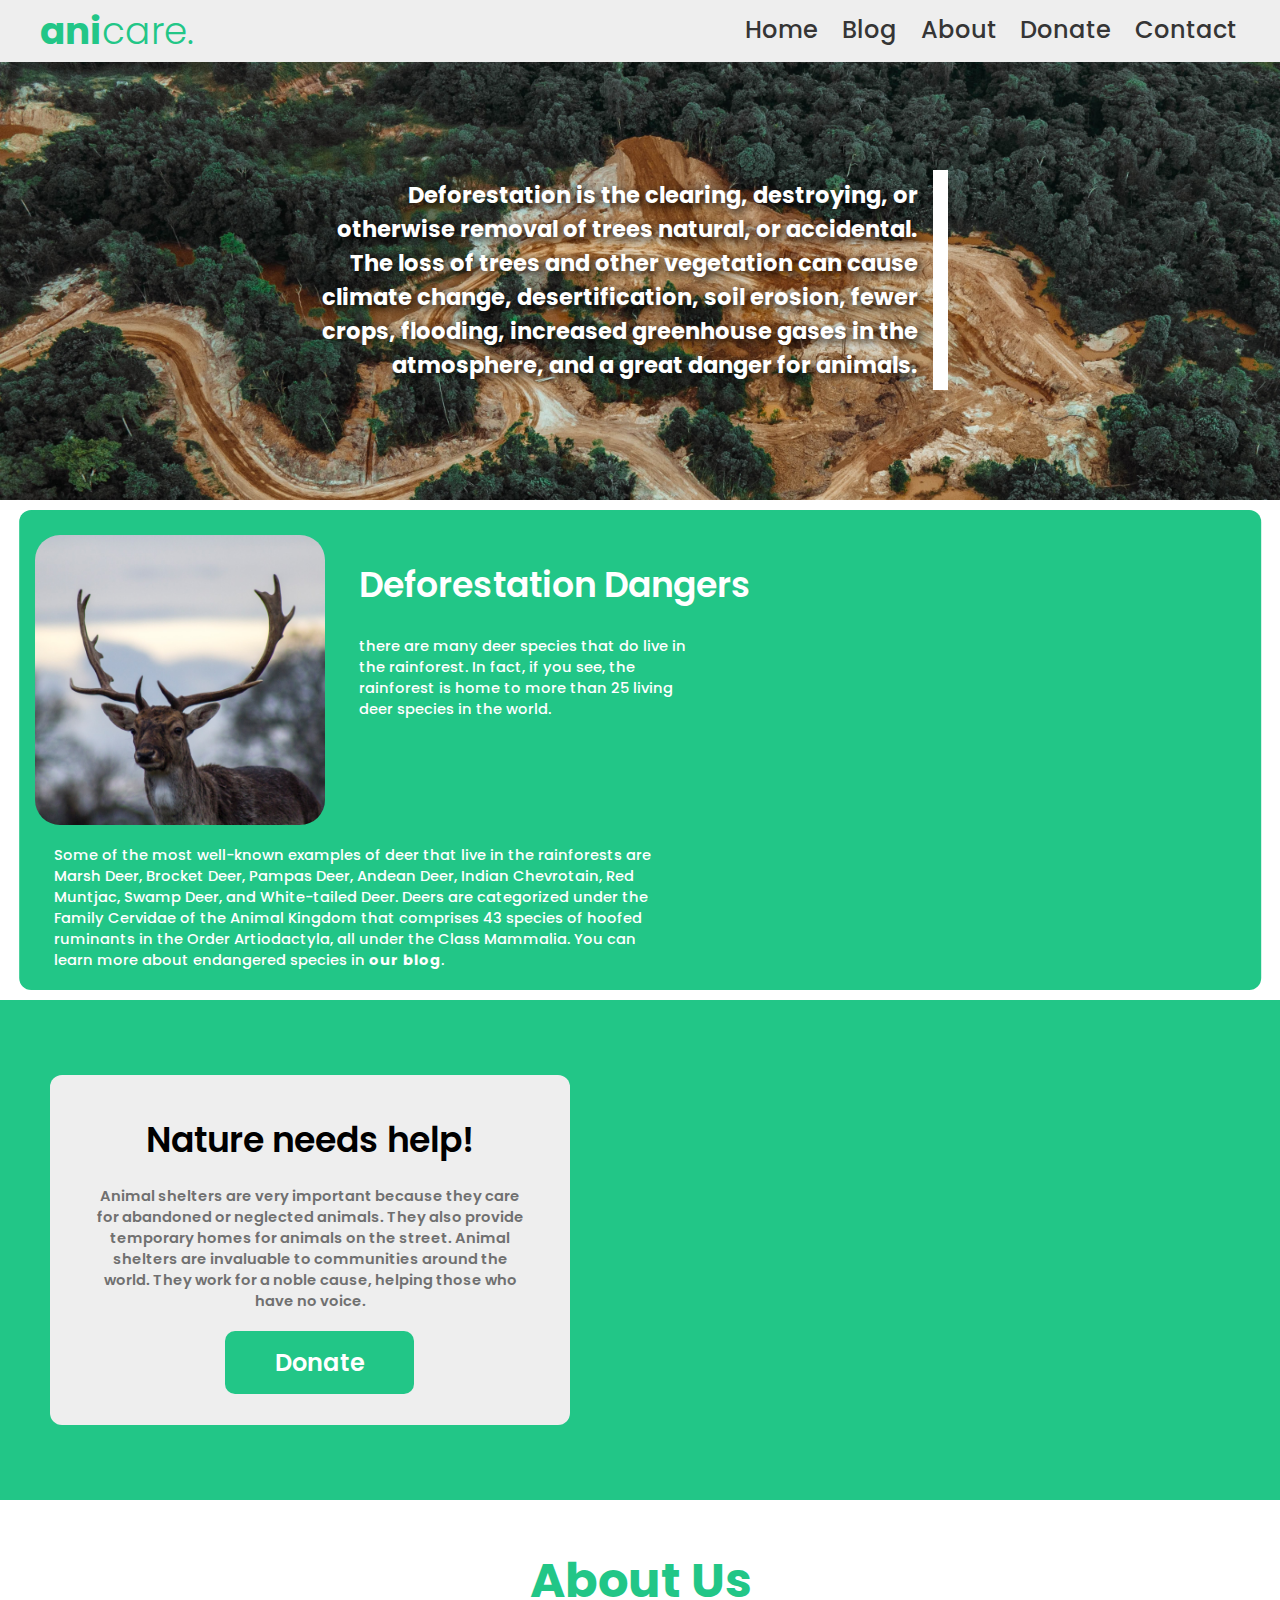
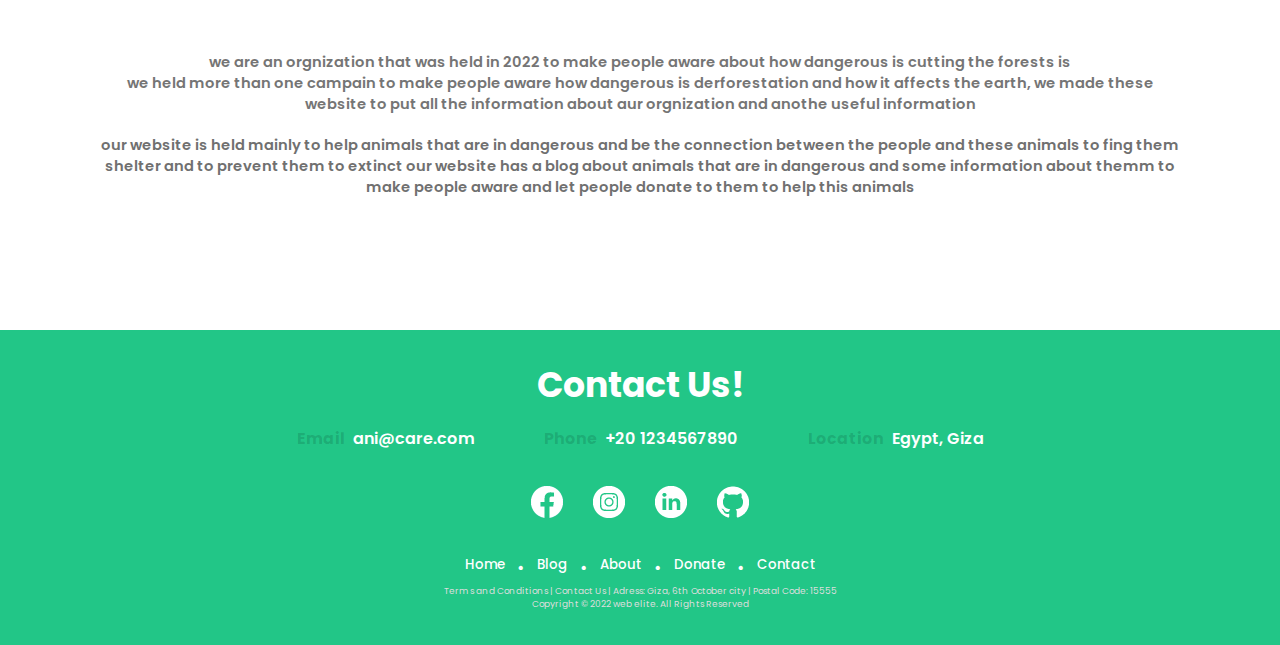
<file: anicare project/index.html>
<!DOCTYPE html>
<html lang="en">
<head>
    <meta charset="UTF-8">
    <meta http-equiv="X-UA-Compatible" content="IE=edge">
    <meta name="viewport" content="width=device-width, initial-scale=1.0">
    <link rel="stylesheet" href="src/style.css">
    <link rel="shortcut icon" type="image" href="images/green-dot.png">
    <title>Homepage</title>
</head>
<body>
    <header>
        <span class="name">ani<span class="here">care.</span></span>
        <span class="categories">
            <a href="#cover" class="link">Home</a>
            <a href="src/blog page/blog.html" class="link">Blog</a>
            <a href="#about" class="link">About</a>
            <a href="src/donation page/donation.html" class="link">Donate</a>
            <a href="#contact" class="link">Contact</a>
        </span>
    </header>
    <section id="cover"> 
        <h2>Deforestation is the clearing, destroying, or otherwise removal of trees natural, or accidental.
        The loss of trees and other vegetation can cause climate change, desertification, soil erosion, fewer crops, flooding,
        increased greenhouse gases in the atmosphere, and a great danger for animals.</h2>
        <div class="vertical-line"></div>
    </section>
    <section id="dangers">
        <div class="animal-textbox">
            <h1 class="title1">Deforestation Dangers</h1>
            <p class="text1">there are many deer species that do live in the rainforest. In fact, if you see, the rainforest
                is home to more than 25 living deer species in the world.</p>
    
            <p class="text2">Some of the most well-known examples of deer that live in the rainforests are Marsh Deer,
                Brocket Deer, Pampas Deer, Andean Deer, Indian Chevrotain, Red Muntjac, Swamp Deer, and White-tailed Deer.
    
                Deers are categorized under the Family Cervidae of the Animal Kingdom that comprises 43 species of hoofed
                ruminants in the Order Artiodactyla, all under the Class Mammalia. You can learn more about endangered species in <a href="src/blog page/blog.html">our blog</a>.</p>
        </div>
        <div class="animal-imagebox">
    
        </div>
    </section>
    <section id="donate">
        <div class="donation-box">
            <h1 class="title2">Nature needs help!</h1>
            <p class="text3">Animal shelters are very important because they care for abandoned or neglected animals. They also provide temporary
            homes for animals on the street. Animal shelters are invaluable to communities around the world. They work for a noble
            cause, helping those who have no voice.</p>
            <a href="src/donation page/donation.html" class="donate">Donate</a>
        </div>
    </section>
    <section id="about">
        <h1 class="about">About Us</h1>
        <p class="text4">we are an orgnization that was held in 2022 to make people aware about how dangerous is cutting the
            forests is<br>
            we held more than one campain to make people aware how dangerous is derforestation and how it affects the earth,
            we made these website to put all the information about aur orgnization and anothe useful information </p>
        <p class="text5">our website is held mainly to help animals that are in dangerous and be the connection between the
            people and these animals to fing them shelter and to prevent them to extinct
            our website has a blog about animals that are in dangerous and some information about themm to make people aware
            and let people donate to them to help this animals
        </p>
    </section>
    <footer id="contact">
        <div class="contact">
            <h1 class="contact-us">Contact Us!</h1>
            <div class="contact-container">
                <span class="cgroup">Email<a href="#" class="info">ani@care.com</a></span>
                <span class="cgroup">Phone<a href="#" class="info">+20 1234567890</a></span>
                <span class="cgroup">Location<a href="#" class="info">Egypt, Giza</a></span>
            </div>
        </div>
        <div class="social">
            <a href="#"><img src="images/facebook.png" class="social-icon"></a>
            <a href="#"><img src="images/instagram.png" class="social-icon"></a>
            <a href="#"><img src="images/linkedin.png" class="social-icon"></a>
            <a href="#"><img src="images/github.png" class="social-icon"></a>
        </div>
        <div class="quick-categories">
            <a href="#cover" class="quick-link">Home</a>•
            <a href="src/blog page/blog.html" class="quick-link">Blog</a>•
            <a href="#about" class="quick-link">About</a>•
            <a href="src/donation page/donation.html" class="quick-link">Donate</a>•
            <a href="#contact" class="quick-link">Contact</a>
        </div>
        <div class="data">
            <h6>Terms and Conditions | Contact Us | Adress: Giza, 6th October city | Postal Code: 15555</h6>
            <h6>Copyright © 2022 web elite. All Rights Reserved</h6>
        </div>
    </footer>
    </body>
    </html>
</file>
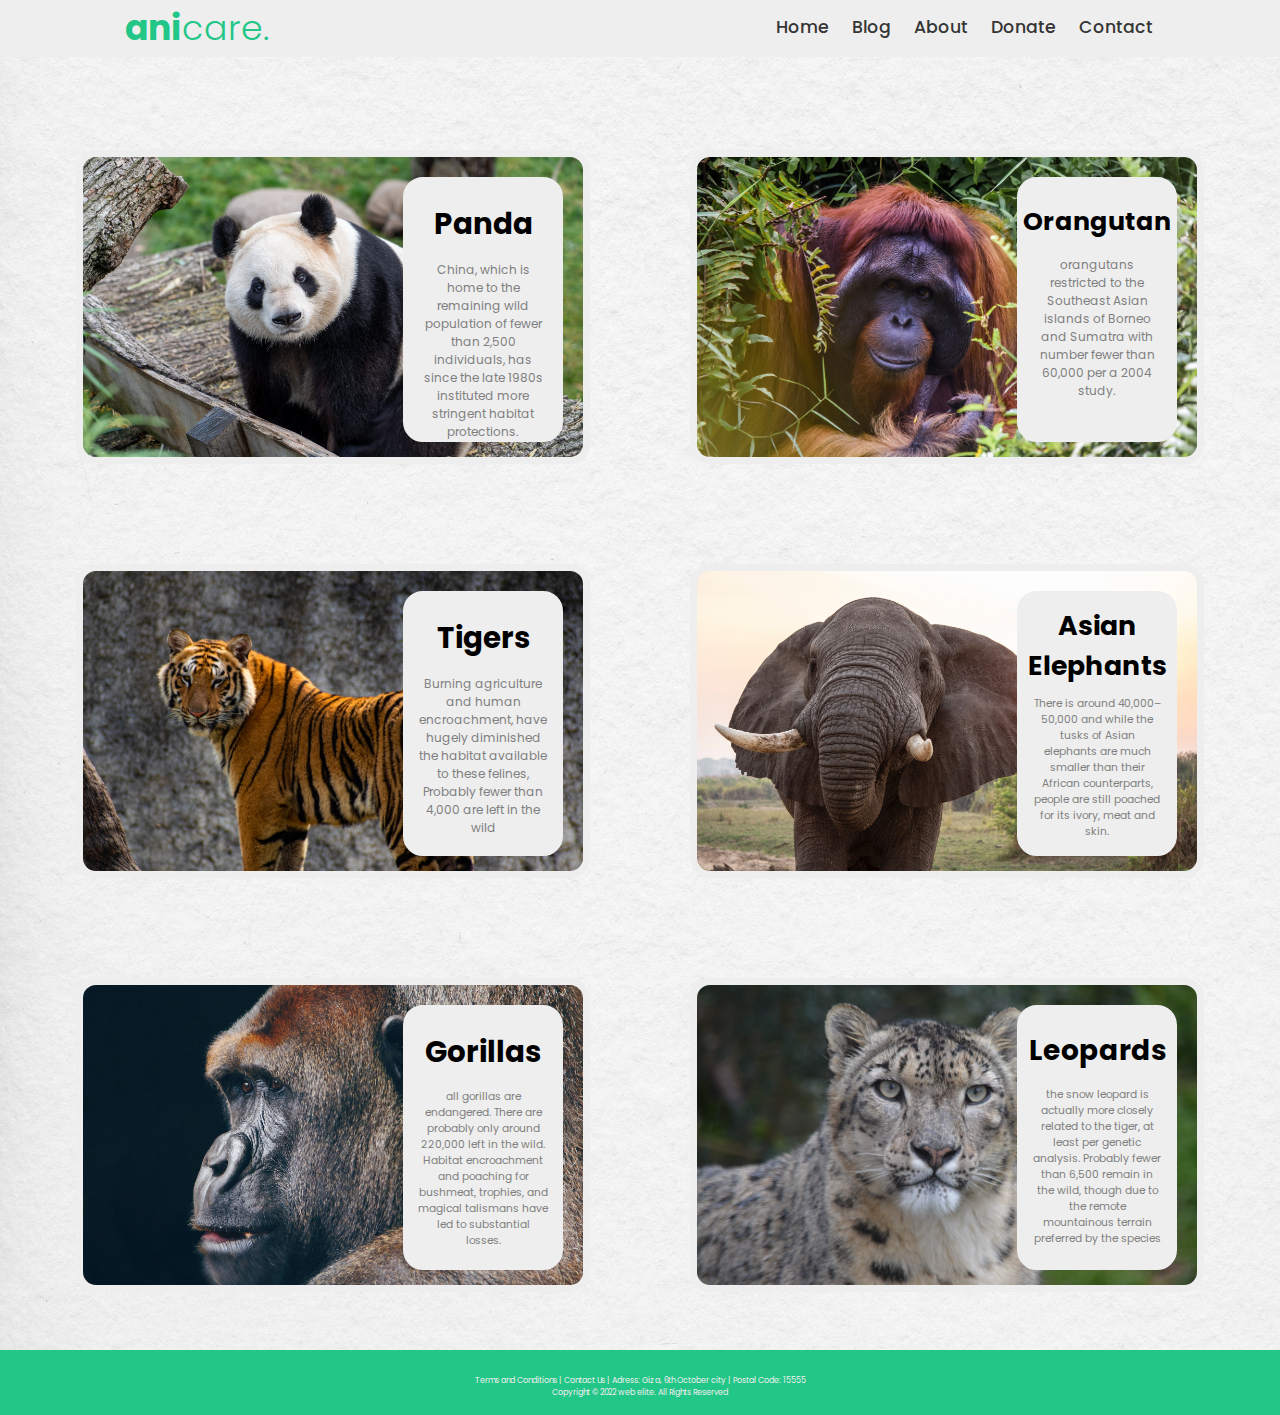
<file: anicare project/src/blog page/blog.html>
<!DOCTYPE html>
<html lang="en">
<head>
    <meta charset="UTF-8">
    <meta http-equiv="X-UA-Compatible" content="IE=edge">
    <meta name="viewport" content="width=device-width, initial-scale=1.0">
    <link rel="stylesheet" href="blog.css">
    <link rel="shortcut icon" type="image" href="../../images/green-dot.png">
    <title>Blog</title>
</head>
<body>
    <header>
        <span class="name">ani<span class="here">care.</span></span>
        <span class="categories">
            <a href="../../index.html" class="link">Home</a>
            <a href="blog.html" class="link">Blog</a>
            <a href="../../index.html" class="link">About</a>
            <a href="../donation page/donation.html" class="link">Donate</a>
            <a href="../../index.html" class="link">Contact</a>
        </span>
    </header>
<section>
    <div class="row1">
        <div class="panda">
            <div class="details">
                <h1>Panda</h1>
                <p>China, which is home to the remaining wild population of fewer than 2,500 individuals, has since the late 1980s
                instituted more stringent habitat protections.</p>
            </div>
        </div>
        <div class="orangutan">
            <div class="details">
                <h1>Orangutan</h1>
                <p>orangutans restricted to the Southeast Asian islands of Borneo and Sumatra with number fewer than 60,000 per a 2004 study.</p>
            </div>
        </div>
    </div>
    <div class="row2">
        <div class="tiger">
            <div class="details">
                <h1>Tigers</h1>
                <p>Burning agriculture and human encroachment, have hugely diminished the habitat available to
                these felines, Probably fewer than 4,000 are left in the wild</p>
            </div>
        </div>
        <div class="elephant">
            <div class="details">
                <h1>Asian Elephants</h1>
                <p>There is around 40,000–50,000 and while the tusks of Asian elephants are much smaller than their African counterparts, people are still
                poached for its ivory, meat and skin.</p>
            </div>
        </div>
    </div>
    <div class="row3">
        <div class="gorilla">
            <div class="details">
                <h1>Gorillas</h1>
                <p>all gorillas are endangered. There are probably only around 220,000 left in the wild. Habitat encroachment and poaching
                for bushmeat, trophies, and magical talismans have led to substantial losses.</p>
            </div>
        </div>
        <div class="leopard">
            <div class="details">
                <h1>Leopards</h1>
                <p>the snow leopard is actually more closely related to the tiger, at least per genetic analysis. Probably fewer than 6,500
                remain in the wild, though due to the remote mountainous terrain preferred by the species</p>
            </div>
        </div>
    </div>
    <div class="footer">
        <h6>Terms and Conditions | Contact Us | Adress: Giza, 6th October city | Postal Code: 15555</h6>
        <h6>Copyright © 2022 web elite. All Rights Reserved</h6>
    </div>
</section>
</body>
</html>
</file>
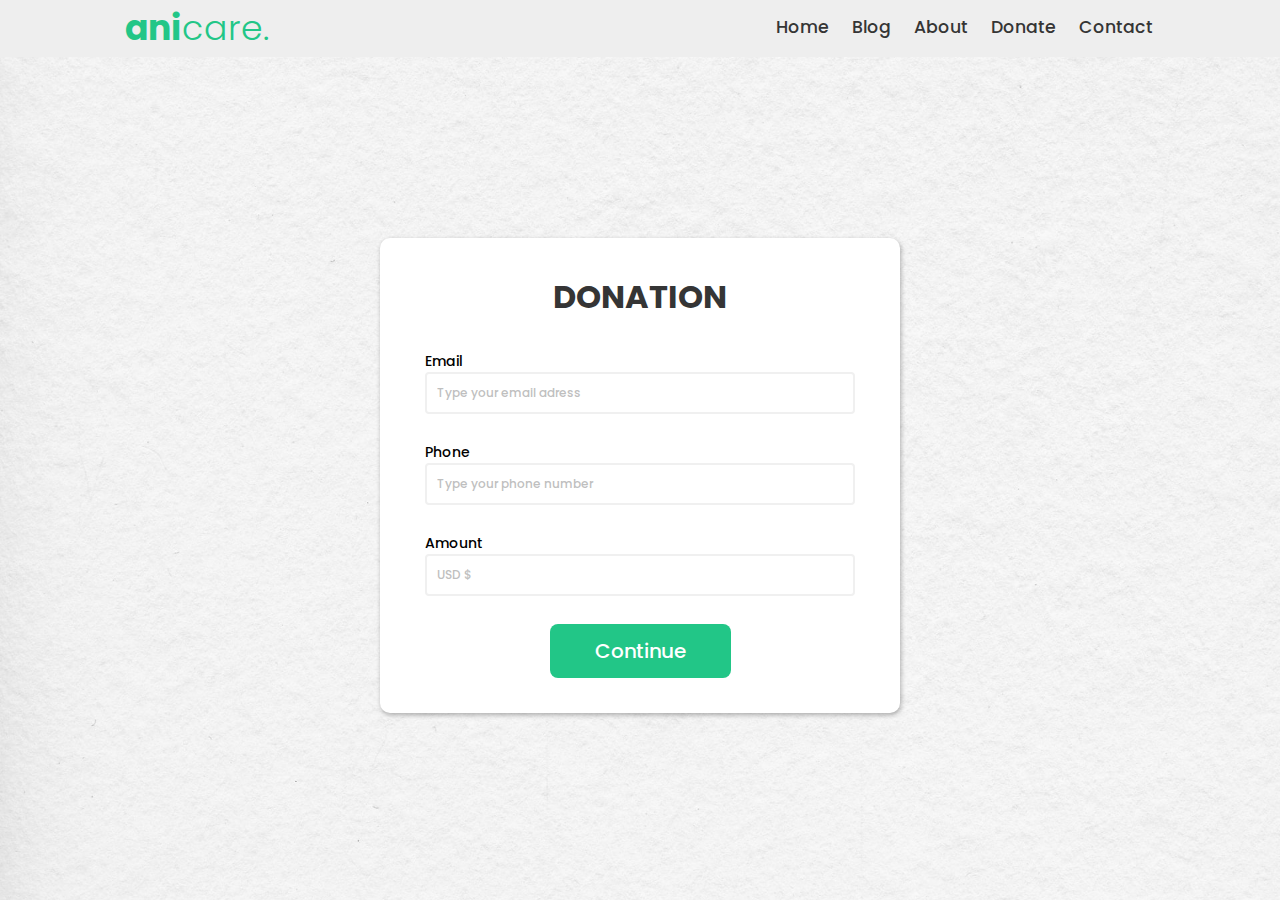
<file: anicare project/src/donation page/donation.html>
<html lang="en">
<head>
    <meta charset="UTF-8">
    <meta http-equiv="X-UA-Compatible" content="IE=edge">
    <meta name="viewport" content="width=device-width, initial-scale=1.0">
    <title>Donation</title>
    <link rel="preconnect" href="https://fonts.googleapis.com">
    <link rel="preconnect" href="https://fonts.gstatic.com" crossorigin>
    <link href="https://fonts.googleapis.com/css2?family=Poppins:wght@400;700&display=swap" rel="stylesheet">
    <link rel="shortcut icon" type="image" href="../../images/green-dot.png">
    <link rel="stylesheet" href="donation.css">
</head>
<body>
    <header>
        <span class="name">ani<span class="here">care.</span></span>
        <span class="categories">
            <a href="../../index.html" class="link">Home</a>
            <a href="blog.html" class="link">Blog</a>
            <a href="../../index.html" class="link">About</a>
            <a href="../donation page/donation.html" class="link">Donate</a>
            <a href="../../index.html" class="link">Contact</a>
        </span>
    </header>
    <div class="container">
        <form id="form" action="../payment page/payment.html">
            <h1>DONATION</h1>
            <div class="input-control ">
                <label for="email">Email</label>
                <input placeholder="Type your email adress" id="email" name="email" type="text">
                <div class="error"></div>
            </div>
            <div class="input-control">
                <label for="phone">Phone</label>
                <input placeholder="Type your phone number" id="phone"name="phone" type="phone">
                <div class="error"></div>
            </div>
            <div class="input-control">
                <label for="amount">Amount</label>
                <input placeholder="USD $" id="amount"name="amount" type="number">
                <div class="error"></div>
            </div>
            <button type="submit"><a href="../payment page/payment.html">Continue</a></button>
        </form>
    </div>
    <script src="donation.js"></script>
</body>
</html>
</file>
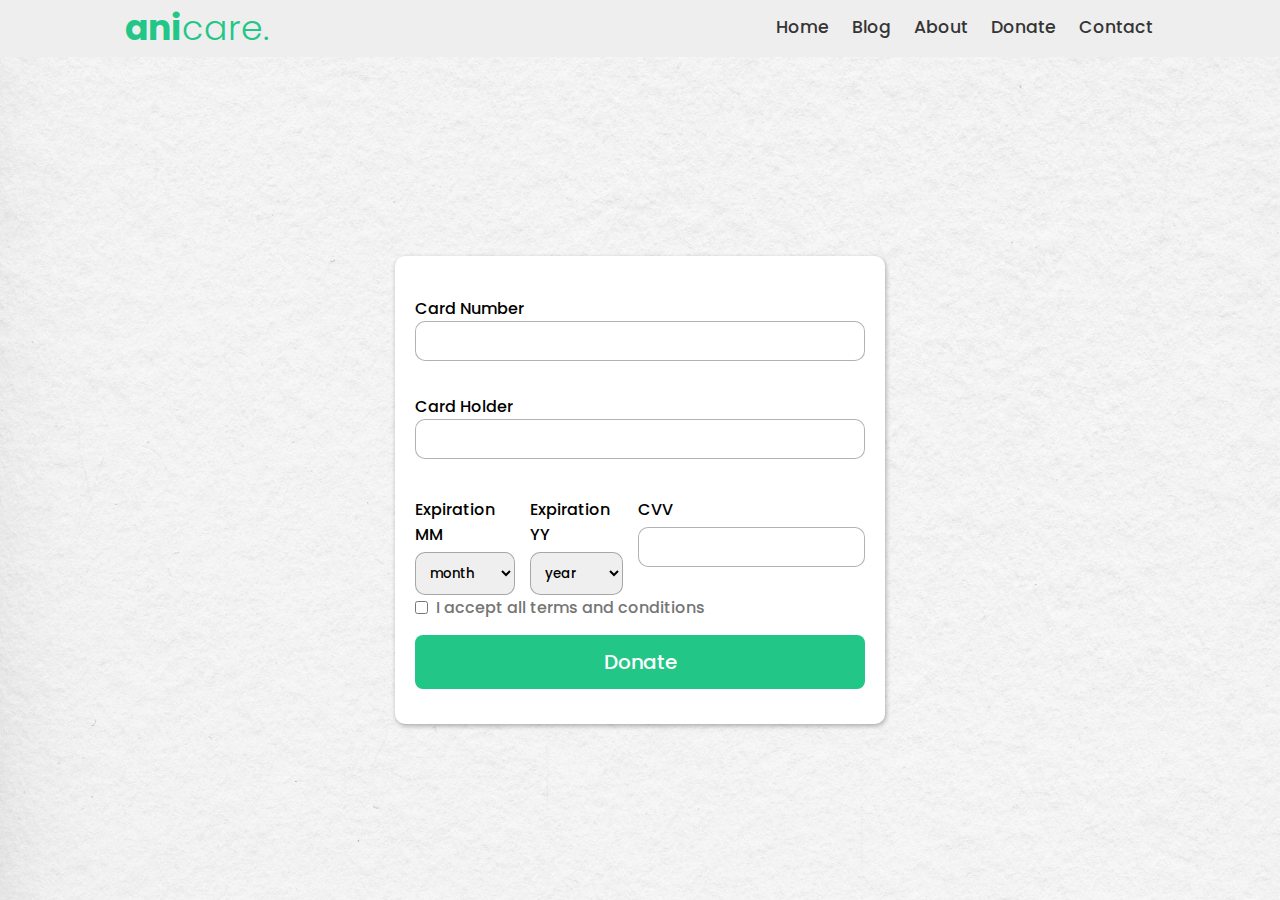
<file: anicare project/src/payment page/payment.html>
<html lang="en">
<head>
    <meta charset="UTF-8">
    <meta http-equiv="X-UA-Compatible" content="IE=edge">
    <meta name="viewport" content="width=device-width, initial-scale=1.0">
    <title>Donation</title>
    <link rel="preconnect" href="https://fonts.googleapis.com">
    <link rel="preconnect" href="https://fonts.gstatic.com" crossorigin>
    <link href="https://fonts.googleapis.com/css2?family=Poppins:wght@400;700&display=swap" rel="stylesheet">
    <link rel="shortcut icon" type="image" href="../../images/green-dot.png">
    <link rel="stylesheet" href="payment.css">
</head>
<body>
    <header>
        <span class="name">ani<span class="here">care.</span></span>
        <span class="categories">
            <a href="../../index.html" class="link">Home</a>
            <a href="blog.html" class="link">Blog</a>
            <a href="../../index.html" class="link">About</a>
            <a href="../donation page/donation.html" class="link">Donate</a>
            <a href="../../index.html" class="link">Contact</a>
        </span>
    </header>
    <div class="container">
        <form id="form" action="homepage.html">
            <div class="input-control">
                <label for="number">Card Number</label>
                <input id="cardnumber"type="text"maxlength="16"name="cardnumber">
                <div class="error"></div>
            </div>
            <div class="input-control ">
                <label for="text">Card Holder</label>
                <input id="cardholder" type="text"name="cardholder">
                <div class="error"></div>
            </div>
            <div class="flexbox">
                <div class="input-control">
                    <span>Expiration MM</span>
                    <select name="monthinput"id="monthinput"class="month-input">
                    <option value="month" selected disabled>month</option>
                    <option value="01">01</option>
                    <option value="02">02</option>
                    <option value="03">03</option>
                    <option value="04">04</option>
                    <option value="05">05</option>
                    <option value="06">06</option>
                    <option value="07">07</option>
                    <option value="08">08</option>
                    <option value="09">09</option>
                    <option value="10">10</option>
                    <option value="11">11</option>
                    <option value="12">12</option>
                    </select>
                </div>
                <div class="input-control">
                    <span>Expiration YY</span>
                    <select name="yearinput"id="yearinput"class="year-input">
                    <option value="year" selected disabled>year</option>
                    <option value="2021">2021</option>
                    <option value="2022">2022</option>
                    <option value="2023">2023</option>
                    <option value="2024">2024</option>
                    <option value="2025">2025</option>
                    <option value="2026">2026</option>
                    <option value="2027">2027</option>
                    <option value="2028">2028</option>
                    <option value="2029">2029</option>
                    <option value="2030">2030</option>
                    <option value="2031">2031</option>
                    <option value="2032">2032</option>
                    </select>
                </div>
                <div class="input-control">
                    <span>CVV</span>
                    <input type="text"maxlength="4"class="cvv-input"id="cvvinput">
                    <div class="error"></div>
            </div>
            </div>
            <div class="input-row ">
                <label class="check_label"for="conditions"></label>
                <input type="checkbox"name="conditions"id="conditions">
                <div class="error">I accept all terms and conditions</div>
                </div>
           <button type="submit">Donate</button>
        </form>
    </div>
    <script src="payment.js"></script>
</body>
</html>
</file>
<file: anicare project/src/style.css>
@import url('https://fonts.googleapis.com/css2?family=Poppins:wght@100;200;300;400;500;600;700;800;900&display=swap');
*{
    margin: 0px;
    font-family: 'Poppins', sans-serif;
    font-weight: 500;
    text-decoration: none;
    cursor: default;
    scroll-behavior: smooth;
}

header {
    width: 100%;
    height: auto;
    background-color: #eeeeee;
    position: fixed;
    display: flex;
    justify-content: space-between;
    align-items: center;
    z-index: 100;
}

.categories {
    width: auto;
    display: flex;
    justify-content: space-between;
    margin: 0px 230px;
}

.link {
    color: #353535;
    font-size: 13pt;
    padding: 0% 4%;
    cursor: pointer;
}

.link::after{
    content: '';
    width: 0%;
    height: 3px;
    background-color: #22c687;
    display: block;
    margin: auto;
    transition: 0.5s;
}

.link:hover::after {
    width: 100%; 
}

.name {
    color: #22c687;
    font-size: 26pt;
    font-weight: 700;
    cursor: default;
    margin: 3px 0px;
    position: relative;
    left: 125px;
}

.here {
    color: #22c687;
    font-weight: 300;
    cursor: default;
}

#cover{
    width: 100%;
    height: 500px;
    /* background-image: linear-gradient(#22c687 , #1aaf91);\ */
    background-image: url(../images/deforestation.jpg);
    background-size: cover;
    background-attachment: fixed;
    display: flex;
    justify-content: center;
    align-items: center;
}

h2{
    color: white;
    font-weight: 700;
    font-size: 17pt;
    max-width: 600px;
    text-shadow: 3px 3px 10px black;
    text-align: right;
    position: relative;
    top: 30px;
}

.vertical-line{
    width: 15px;
    height: 220px;
    background-color: white;
    margin: 0px 15px;
    position: relative;
    top: 30px;
}

#dangers{
    width: 100%;
    height: 500px;
    background-color: white;
    position: relative;
}

.animal-textbox{
    width: 90%;
    height: 380px;
    background-color: #22c687;
    border-radius: 8px;
    position: absolute;
    top: 50%;
    left: 50%;
    transform: translate(-50%, -50%);
    margin: auto;
    z-index: 1;
}

.title1{
    font-size: 32pt;
    font-weight: 600;
    color: white;
    margin-left: 450px;
    position: relative;
    top: 50px;
}

.text1{
    font-size: 12pt;
    font-weight: 500;
    color: white;
    position: relative;
    top: 75px;
    left: 450px;
    max-width: 750px;
}

.text2 {
    font-size: 12pt;
    font-weight: 500;
    color: white;
    position: relative;
    top: 95px;
    left: 450px;
    max-width: 750px;
}

.animal-imagebox{
    background: url(../images/deer.jpg);
    width: 430px;
    height: 430px;
    background-size: cover;
    background-position-x: -90px;
    border-radius: 25px;
    position: absolute;
    top: 50%;
    left: 280px;
    transform: translate(-50%, -50%);
    z-index: 2;
    transition: 0.5s;
}

.animal-imagebox:hover{
    width: 435px;
    height: 435px;
}

p a{
    color: white;
    cursor: pointer;
    font-weight: 700;
    letter-spacing: 1px;
}

#donate{
    width: 100%;
    height: 500px;
    background-color: #22c687;
    background-image: url(../images/elephant-bg.jpg);
    background-size: cover;
    background-position-y: 1200px;
    background-attachment: fixed;
    display: flex;
    align-items: center;
    position: relative;
}

.donation-box{
    width: 600px;
    height: 400px;
    background-color: #eeeeee;
    border-radius: 12px;
    position: absolute;
    left: 50px;
}

.title2 {
    font-size: 32pt;
    font-weight: 600;
    color: black;
    text-align: center;
    position: relative;
    top: 40px;
}

.text3 {
    font-size: 12pt;
    font-weight: 600;
    color: #707070;
    position: relative;
    top: 60px;
    left: 75px;
    text-align: center;
    max-width: 450px;
}

.donate{
    width: auto;
    height: auto;
    font-size: 24px;
    background-color: #22c687;
    padding: 15px 50px;
    color: white;
    font-weight: 600;
    border-radius: 10px;
    text-align: center;
    position: relative;
    top: 110px;
    left: 205px;
    cursor: pointer;
    transition: 0.5s;
    transition-timing-function: ease;
}

.donate:hover{
    padding: 17px 52px;
}

#about {
    width: 100%;
    height: 430px;
    background-color: white;
}

.about{
    color: #22c687;
    font-weight: 700;
    font-size: 36pt;
    text-align: center;
    position: relative;
    top: 45px;
}

.text4 {
    font-size: 13pt;
    font-weight: 600;
    color: #757575;
    position: relative;
    top: 80px;
    margin: auto;
    text-align: center;
    max-width: 1080px;
}

.text5 {
    font-size: 13pt;
    font-weight: 600;
    color: #707070;
    position: relative;
    top: 100px;
    margin: auto;
    text-align: center;
    max-width: 1080px;
}

footer{
    width: 100%;
    height: 315px;
    background-color: #22c687;
    display: flex;
    flex-direction: column;
    align-items: center;
}

.contact-us{
    color: white;
    font-weight: 700;
    font-size: 36pt;
    display: block;
    text-align: center;
    position: relative;
    top: 30px;
}

.contact-container{
    display: flex;
    justify-content: center;
    position: relative;
    top: 45px;
}

.cgroup{
    font-size: 18px;
    font-weight: 700;
    color: #00000023;
    margin: 0px 35px;
}
.info{
    font-weight: 600;
    color: white;
    padding-left: 8px;
    cursor: pointer;
}

.social{
    display: flex;
    justify-content: center;
    position: relative;
    top: 80px;
}

.social-icon{
    width: 32px;
    height: 32px;
    margin: 0px 15px;
    cursor: pointer;
}

.quick-categories {
    width: auto;
    color: white;
    display: flex;
    justify-content: center;
    margin: 0px 230px;
    position: relative;
    top: 110px;
}

.quick-link {
    color: #353535;
    font-size: 10pt;
    font-weight: 500;
    color: white;
    padding: 0px 12px;
    cursor: pointer;
}

h6 {
    display: flex;
    justify-content: center;
    font-weight: 400;
    color: #dddddd;
    font-size: 9px;
    position: relative;
    top: 115px;
}

::-webkit-scrollbar {
    width: 0px;
    height: 0px;
}

@media (max-width: 480px) 
/* Mobile devices */
{

    header{
        display: flex;
        flex-direction: column;
        align-items: center;
    }

    .link {
        padding: 0% 3%;
        font-size: 13pt;
    }

    .name {
        position: relative;
        left: 15px;
        font-size: 20pt;
    }

    .categories {
        margin: 0px 0px;
        position: relative;
        right: 40px; 
    }

    h2 {
        font-weight: 700;
        font-size: 15pt;
        max-width: 600px;
        position: relative;
    }
    
    .vertical-line {
        width: 40px;
        height: 300px;
        background-color: white;
        margin: 0px 15px;
        position: relative;
        top: 30px;
    }

    .text1,
    .text2,
    .text3,
    .text4,
    .text5 {
        font-size: 9pt;
    }

    .animal-textbox {
        width: 100%;
        height: 500px;
        border-radius: 0px;
    }

    .animal-imagebox {
        width: 175px;
        height: 175px;
        background-position-x: -50px;
        position: absolute;
        left: 100px;
        top: 110px;
        
    }

    .animal-imagebox:hover {
        width: 175px;
        height: 175px;
    }

    .title1,
    .title2,
    .contact-us,
    .about {
        font-size: 19pt;
    }

    .about {
        font-size: 28pt;
    }

    .text1 {
        position: relative;
        left: 15px;
        top: 120px;
        max-width: 350px;
    }

    .text2 {
        max-width: 350px;
        position: relative;
        left: 15px;
        top: 130px;
    }

    .title1 {
        margin-left: 190px;
        margin-top: 15px;
        max-width: 100px;
    }

    .cgroup {
        font-size: 12pt;
    }

    .contact-container {
        flex-direction: column;
        align-items: center;
    }

    footer {
        height: 335px;
    }

    .donation-box {
        width: 350px;
        height: 350px;
        position: absolute;
        left: 20px;
    }

    .text3 {
        position: relative;
        top: 60px;
        left: 15px;
        max-width: 320px;
        font-size: 14px;
    }

    .donate {
        position: relative;
        padding: 10px 40px;
        font-size: 14pt;
        top: 100px;
        left: 100px;
    }
        h6 {
            display: flex;
            justify-content: center;
            font-weight: 400;
            color: #dddddd;
            font-size: 8px;
            position: relative;
            top: 115px;
        }
}

@media (min-width: 481px) and (max-width: 769px)
/* Small tablets */
{
    .link {
        padding: 0% 3%;
        font-size: 18pt;
    }

    .name {
        position: relative;
        left: 40px;
        font-size: 28pt;
    }

    .categories {
        margin: 0px 0px;
        position: relative;
        right: 150px;
    }

    .text1,
    .text2,
    .text3,
    .text4,
    .text5 {
        font-size: 11pt;
    }

    .animal-textbox {
        width: 100%;
        height: 500px;
        border-radius: 0px;
    }

    .animal-imagebox {
        width: 290px;
        height: 290px;
        background-position-x: -75px;
        position: absolute;
        left: 180px;
        top: 180px;
    }

    .animal-imagebox:hover {
        width: 290px;
        height: 290px;
    }

    .title1,
    .title2,
    .contact-us,
    .about {
        font-size: 26pt;
    }
    .about{
        font-size: 36pt;
    }

    .text1 {
        position: relative;
        left: 340px;
        max-width: 350px;
    }

    .text2 {
        max-width: 600px;
        position: relative;
        left: 35px;
        top: 150px;
    }

    .title1 {
        margin-left: 340px;
    }

    .cgroup {
        font-size: 12pt;
    }

    .donation-box {
        width: 520px;
        height: 350px;
    }
        
    .text3 {
        position: relative;
        top: 60px;
        left: 45px;
        max-width: 430px;
    }
        
    .donate {
        position: relative;
        top: 93px;
        left: 175px;
    }
}

@media (min-width: 770px) and (max-width: 1310px)
/* Large tablets and pc monitors */
{
    .link {
        padding: 0% 3%;
        font-size: 18pt;
    }

    .name {
        position: relative;
        left: 40px;
        font-size: 28pt;
    }

    .categories {
        margin: 0px 0px;
        position: relative;
        right: 150px;
    }

    .text1,
    .text2,
    .text3,
    .text4,
    .text5 {
        font-size: 11pt;
    }

    .animal-textbox {
        width: 97%;
        height: 480px;
        border-radius: 12px;
    }

    .animal-imagebox {
        width: 290px;
        height: 290px;
        background-position-x: -75px;
        position: absolute;
        left: 180px;
        top: 180px;
    }

    .animal-imagebox:hover {
        width: 290px;
        height: 290px;
    }

    .title1,
    .title2,
    .contact-us,
    .about {
        font-size: 26pt;
    }

    .about {
        font-size: 36pt;
    }

    .text1 {
        position: relative;
        left: 340px;
        max-width: 350px;
    }

    .text2 {
        max-width: 600px;
        position: relative;
        left: 35px;
        top: 200px;
    }

    .title1 {
        margin-left: 340px;
    }

    .cgroup {
        font-size: 12pt;
    }

    .donation-box {
        width: 520px;
        height: 350px;
    }

    .text3 {
        position: relative;
        top: 60px;
        left: 45px;
        max-width: 430px;
    }

    .donate {
        position: relative;
        top: 93px;
        left: 175px;
    }
}
</file>
<file: anicare project/src/blog page/blog.css>
@import url('https://fonts.googleapis.com/css2?family=Poppins:wght@100;200;300;400;500;600;700;800;900&display=swap');

* {
    margin: 0px;
    font-family: 'Poppins', sans-serif;
    font-weight: 500;
    text-decoration: none;
    cursor: default;
    scroll-behavior: smooth;
}

header {
    width: 100%;
    height: auto;
    background-color: #eeeeee;
    position: fixed;
    top: 0px;
    display: flex;
    justify-content: space-between;
    align-items: center;
    z-index: 100;
}

.categories {
    width: auto;
    display: flex;
    justify-content: space-between;
    margin: 0px 230px;
}

.link {
    color: #353535;
    font-size: 13pt;
    padding: 0% 4%;
    cursor: pointer;
}

.link::after {
    content: '';
    width: 0%;
    height: 3px;
    background-color: #22c687;
    display: block;
    margin: auto;
    transition: 0.5s;
}

.link:hover::after {
    width: 100%;
}

.name {
    color: #22c687;
    font-size: 26pt;
    font-weight: 700;
    cursor: default;
    margin: 3px 0px;
    position: relative;
    left: 125px;
}

.here {
    color: #22c687;
    font-weight: 300;
    cursor: default;
}
section {
    background-image: url(../../images/whitebg.jpg);
    background-size: cover;
    width: 100%;
    height: 1410px;
    position: relative;
    cursor: default;
}
.details{
    width: 150px;
    height: 85%;
    background-color: #eeeeee;
    border: 5px solid #eeeeee;
    border-radius: 20px;
    position: absolute;
    right: 20px;
    top: 20px;
    text-align: center;
}

h1{
    margin: 20px 0px 15px 0px;
    font-size: 22pt;
    font-weight: 700;
}
p{
    font-size: 9pt;
    font-weight: 400;
    color: gray;
    padding: 0px 10px;
}
.row1{
    position: relative;
    top: 150px;
    display: flex;
    justify-content: center;
}
.panda{
    background-image: url(../../images/panda.jpg);
    background-size: cover;
    width: 500px;
    height: 300px;
    border: 7px solid #eeeeee;
    border-radius: 20px;
    margin-right: 50px;
    position: relative;
}
.orangutan{
    background-image: url(../../images/orangutan.jpg);
    background-size: cover;
    width: 500px;
    height: 300px;
    border: 7px solid #eeeeee;
    border-radius: 20px;
    margin-left: 50px;
    position: relative;
}
.orangutan h1 {
    font-size: 19pt;
}

.row2{
    position: relative;
    top: 250px;
    display: flex;
    justify-content: center;
}
.tiger{
    background-image: url(../../images/tiger.jpg);
    background-size: 150%;
    background-position-x: -180px;
    background-position-y: -100px;
    width: 500px;
    height: 300px;
    border: 7px solid #eeeeee;
    border-radius: 20px;
    margin-right: 50px;
    position: relative;
}
.elephant{
    background-image: url(../../images/elephant.jpg);
    background-size: cover;
    width: 500px;
    height: 300px;
    border: 7px solid #eeeeee;
    font-size: 12pt;
    border-radius: 20px;
    margin-left: 50px;
    position: relative;
}
.elephant h1{
    font-size: 20pt;
    margin: 10px 0px 10px 0px;
}
.elephant p {
    font-size: 8pt;
}

.row3{
    position: relative;
    top: 350px;
    display: flex;
    justify-content: center;
}
.gorilla{
    background-image: url(../../images/gorilla.jpg);
    background-size: cover;
    background-position-y: -110px;
    width: 500px;
    height: 300px;
    border: 7px solid #eeeeee;
    border-radius: 20px;
    margin-right: 50px;
    position: relative;
}
.gorilla p{
    font-size: 8pt;
}
.leopard{
    background-image: url(../../images/leopard.jpg);
    background-size: cover;
    width: 500px;
    height: 300px;
    border: 7px solid #eeeeee;
    border-radius: 20px;
    margin-left: 50px;
    position: relative;
}
.leopard h1 {
    font-size: 21pt;
}
.leopard p{
    font-size: 8pt;
}

.footer {
    position: absolute;
    top: 1350px;
    display: block;
    width: 100%;
    height: 65px;
    background-color: #22c687;
}

h6 {
    display: flex;
    justify-content: center;
    font-weight: 400;
    color: #eeeeee;
    font-size: 8px;
    position: relative;
    top: 25px;
}
::-webkit-scrollbar {
    width: 0px;
}

@media (max-width: 510px) {

    .row1,
    .row2,
    .row3 {
        flex-direction: column;
        align-items: center;
    }

    .row2,
    .row3 {
        position: relative;
        top: 150px;
    }

    .panda,
    .orangutan,
    .tiger,
    .elephant,
    .gorilla,
    .leopard {
        margin: 20px 0px;
        width: 350px;
        height: 210px;
    }

    p{
        font-size: 7pt;
    }
    .elephant p, .gorilla p, .leopard p{
        font-size: 6pt;
    }

    .link {
        padding: 0% 2%;
        font-size: 14pt;
    }

    .name {
        position: relative;
        left: 20px;
        font-size: 20pt;
    }

    .categories {
        margin: 0px 0px;
        position: relative;
        right: 20px;
    }

    header {
        flex-direction: column;
        align-items: center;
    }

    body {
        display: flex;
        flex-direction: column;
        align-items: center;
    }

    section {
        background-image: url(../../images/whitebg.jpg);
        background-size: cover;
        width: 100%;
        height: 1800px;
    }

    .footer {
        position: absolute;
        top: 1800px;
    }
}

@media (min-width: 511px) and (max-width: 960px){
    .row1, .row2, .row3 {
        flex-direction: column;
        align-items: center;
    }

    .row2, .row3{
        position: relative;
        top: 150px;
    }

    .panda, .orangutan, .tiger
    , .elephant, .gorilla, .leopard{
        margin: 20px 0px;
        width: 500px;
        height: 300px;
    }
    .link {
        padding: 0% 2%;
        font-size: 14pt;
    }
        
    .name {
        position: relative;
        left: 20px;
        font-size: 20pt;
    }
        
    .categories {
        margin: 0px 0px;
        position: relative;
        right: 20px;
    }
        
    header {
        flex-direction: column;
        align-items: center;
    }
    body{
        display: flex;
        flex-direction: column;
        align-items: center;
    }
    section {
        background-image: url(../../images/whitebg.jpg);
        background-size: cover;
        width: 100%;
        height: 2500px;
    }
    .footer {
        position: absolute;
        top: 2500px;
    }
}
</file>
<file: anicare project/src/donation page/donation.css>
@import url('https://fonts.googleapis.com/css2?family=Poppins:wght@100;200;300;400;500;600;700;800;900&display=swap');

* {
    margin: 0px;
    font-family: 'Poppins', sans-serif;
    font-weight: 500;
    text-decoration: none;
    cursor: default;
}
header {
    width: 100%;
    height: auto;
    background-color: #eeeeee;
    position: fixed;
    top: 0px;
    display: flex;
    justify-content: space-between;
    align-items: center;
    z-index: 100;
}

.categories {
    width: auto;
    display: flex;
    justify-content: space-between;
    margin: 0px 230px;
}

.link {
    color: #353535;
    font-size: 13pt;
    padding: 0% 4%;
    cursor: pointer;
}

.link::after {
    content: '';
    width: 0%;
    height: 3px;
    background-color: #22c687;
    display: block;
    margin: auto;
    transition: 0.5s;
}

.link:hover::after {
    width: 100%;
}

.name {
    color: #22c687;
    font-size: 26pt;
    font-weight: 700;
    cursor: default;
    margin: 3px 0px;
    position: relative;
    left: 125px;
}

.here {
    color: #22c687;
    font-weight: 300;
    cursor: default;
}

body {
    background: url(../../images/whitebg.jpg);
    background-size: cover;
    display: flex;
    justify-content: center;
    align-items: center;
}
#form {
    width: 480px;
    padding: 20px;
    background-color: white;
    border-radius: 10px;
    font-size: 14px;
    box-shadow: 1px 2px 5px rgba(0, 0, 0, 0.3);
    position: relative;
    top: 25px;
}

#form h1 {
    font-weight: 700;
    text-align: center;
    font-size: 24pt;
    color: #353535;
    margin: 15px auto 30px auto;
}

.input-control {
    display: flex;
    flex-direction: column;
    margin: 15px 25px;
}

.input-control input {
    border: 2px solid #f0f0f0;
	border-radius: 4px;
	display: block;
	font-size: 12px;
	padding: 10px;
	width: 100%;
}

.input-control input:focus {
    outline: 0;
}

.input-control.success input {
    border-color: #09c372;
}

.input-control.error input {
    border-color: #ff3860;
}

.input-control .error {
    color: #ff3860;
    font-size: 9px;
    height: 13px;
}
input::placeholder {
    color: #bfbfbf;
    font-size: 12px;
}

button {
    background-color: #22C687;
    border: none;
    border-radius: 8px;
    color: white;
    display: block;
    margin: 15px auto;
    padding: 12px 45px;
    font-size: 20px;
    cursor: pointer;
}
a{
    text-decoration: none;
    color: white;
    cursor: pointer;
}
@media (max-width: 710px) {
    .link {
        padding: 0% 3%;
        font-size: 12pt;
    }

    .name {
        position: relative;
        left: 20px;
        font-size: 20pt;
    }

    .categories {
        margin: 0px 0px;
        position: relative;
        right: 40px;
    }

    header {
        flex-direction: column;
        align-items: center;
    }
    #form {
        width: 330px;
        padding: 20px;
        background-color: white;
        border-radius: 10px;
        font-size: 14px;
    }
}
</file>
<file: anicare project/src/payment page/payment.css>
@import url('https://fonts.googleapis.com/css2?family=Poppins:wght@100;200;300;400;500;600;700;800;900&display=swap');

* {
    margin: 0px;
    font-family: 'Poppins', sans-serif;
    font-weight: 500;
    text-decoration: none;
    cursor: default;
}

header {
    width: 100%;
    height: auto;
    background-color: #eeeeee;
    position: fixed;
    top: 0px;
    display: flex;
    justify-content: space-between;
    align-items: center;
    z-index: 100;
}

.categories {
    width: auto;
    display: flex;
    justify-content: space-between;
    margin: 0px 230px;
}

.link {
    color: #353535;
    font-size: 13pt;
    padding: 0% 4%;
    cursor: pointer;
}

.link::after {
    content: '';
    width: 0%;
    height: 3px;
    background-color: #22c687;
    display: block;
    margin: auto;
    transition: 0.5s;
}

.link:hover::after {
    width: 100%;
}

.name {
    color: #22c687;
    font-size: 26pt;
    font-weight: 700;
    cursor: default;
    margin: 3px 0px;
    position: relative;
    left: 125px;
}

.here {
    color: #22c687;
    font-weight: 300;
    cursor: default;
}
body {
    background: url(../../images/whitebg.jpg);
    background-size: cover;
}
.container{
    min-height: 100vh;
    display: flex;
    align-items: center;
    justify-content: center;
    flex-flow: column;
    position: relative;
    bottom: 50px;
}
#form {
    margin: 20vh auto 0 auto;
    padding: 20px;
    font-size: 16px;
    background-color: white;
    border-radius: 10px;
    box-shadow: 1px 2px 5px rgba(0, 0, 0, 0.3);
    width:450px;

}
 .input-control{
    margin-top: 20px;
    display: flex;
    flex-direction: column;
}
.input-control input{
    border: 2px solid #f0f0f0;
	border-radius: 4px;
	display: block;
	font-size: 12px;
	padding: 10px;
	width: 100%;
}
.input-control input:focus{
    outline: 0;
}
.input-control.success input {
    border-color: #09c372;
}

.input-control.error input {
    border-color: #ff3860;
}

.input-control .error {
    color: #ff3860;
    font-size: 9px;
    height: 13px;
}

button {
    background-color: #22C687;
    border: none;
    border-radius: 8px;
    color: white;
    display: block;
    margin: 15px auto;
    padding: 12px 45px;
    width: 100%;
    font-size: 20px;
    cursor: pointer;
}

.conatainer form .input-control {
    display: flex;
    flex-direction: column;
}

.input-control input {
    border: 2px solid #f0f0f0;
	border-radius: 4px;
	display: block;
	font-size: 12px;
	padding: 10px;
	width: 100%;
}
.container form .input-control span{
    display: block;
    color: #000;
    padding-top: 5px;
    padding-bottom: 5px;
}
 .input-control input,
.input-control select{
    width: 100%;
    padding: 10px;
    border-radius: 10px;
    border: 1px solid rgba(0,0, 0, 0.3);
    color: #000;
}
.container form .flexbox {
    display: flex;
    gap: 15px;
}
.input-row{
    display: flex;
    justify-content: left;
}
.input-row .error{
    padding-left: 8px;
    color: #757575;
}

@media (max-width: 710px) {
    .link {
        padding: 0% 2%;
        font-size: 11pt;
    }

    .name {
        position: relative;
        left: 20px;
        font-size: 20pt;
    }

    .categories {
        margin: 0px 0px;
        position: relative;
        right: 20px;
    }

    header {
        flex-direction: column;
        align-items: center;
    }
    #form {
        width: 330px;
        padding: 20px;
        background-color: white;
        border-radius: 10px;
        font-size: 14px;
    }
}
</file>
